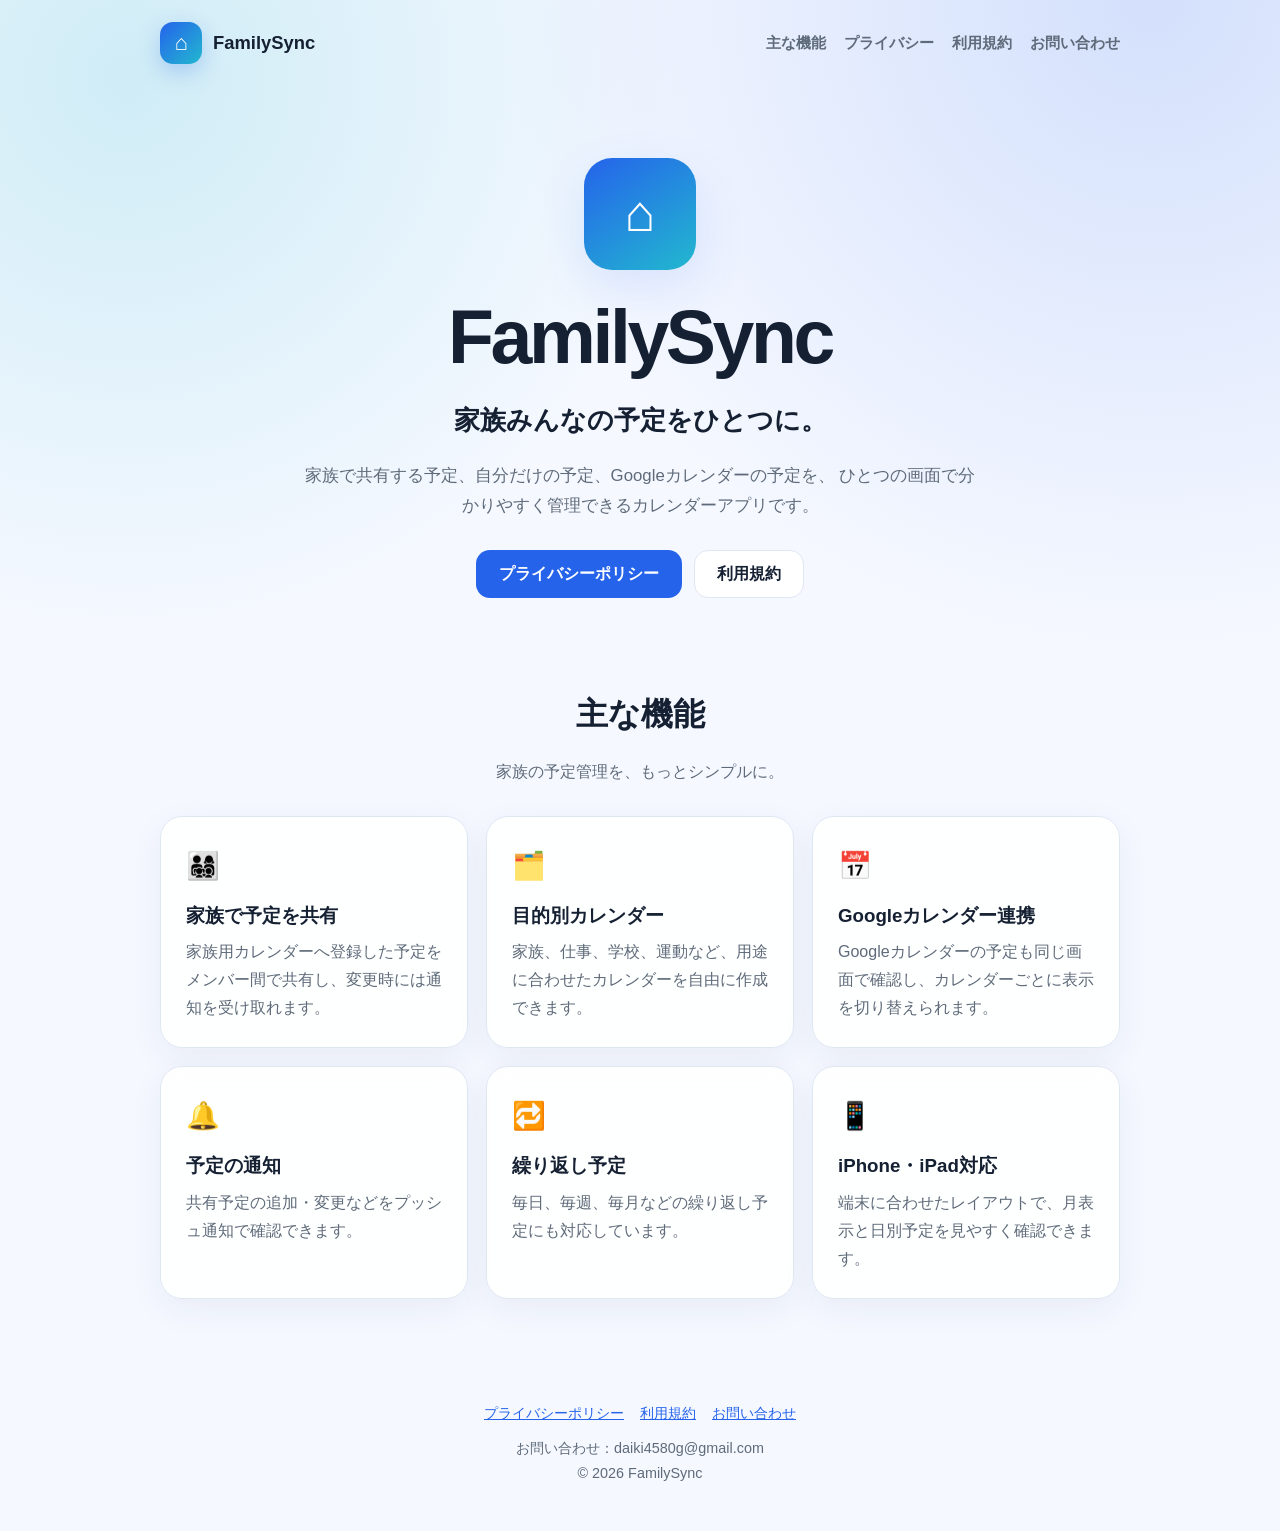
<file: index.html>
<!doctype html>
<html lang="ja">
<head>
  <meta charset="utf-8">
  <meta name="viewport" content="width=device-width, initial-scale=1">
  <meta name="description" content="FamilySyncは、家族・個人・Googleカレンダーの予定をひとつの画面で管理できるカレンダーアプリです。">
  <title>FamilySync｜家族みんなの予定をひとつに</title>
  <link rel="stylesheet" href="style.css">
</head>
<body>
  <header class="site-header">
    <div class="container nav">
      <a class="brand" href="index.html" aria-label="FamilySync ホーム">
        <span class="brand-mark" aria-hidden="true">⌂</span>
        <span>FamilySync</span>
      </a>
      <nav class="nav-links" aria-label="メインナビゲーション">
        <a href="#features">主な機能</a>
        <a href="privacy.html">プライバシー</a>
        <a href="terms.html">利用規約</a>
        <a href="mailto:daiki4580g@gmail.com">お問い合わせ</a>
      </nav>
    </div>
  </header>

  <main>
    <section class="hero">
      <div class="container">
        <div class="app-symbol" aria-hidden="true">⌂</div>
        <h1>FamilySync</h1>
        <p class="tagline">家族みんなの予定をひとつに。</p>
        <p class="lead">
          家族で共有する予定、自分だけの予定、Googleカレンダーの予定を、
          ひとつの画面で分かりやすく管理できるカレンダーアプリです。
        </p>
        <div class="actions">
          <a class="button primary" href="privacy.html">プライバシーポリシー</a>
          <a class="button" href="terms.html">利用規約</a>
        </div>
      </div>
    </section>

    <section id="features" class="section">
      <div class="container">
        <div class="section-title">
          <h2>主な機能</h2>
          <p>家族の予定管理を、もっとシンプルに。</p>
        </div>
        <div class="grid">
          <article class="card">
            <div class="card-icon" aria-hidden="true">👨‍👩‍👧‍👦</div>
            <h3>家族で予定を共有</h3>
            <p>家族用カレンダーへ登録した予定をメンバー間で共有し、変更時には通知を受け取れます。</p>
          </article>
          <article class="card">
            <div class="card-icon" aria-hidden="true">🗂️</div>
            <h3>目的別カレンダー</h3>
            <p>家族、仕事、学校、運動など、用途に合わせたカレンダーを自由に作成できます。</p>
          </article>
          <article class="card">
            <div class="card-icon" aria-hidden="true">📅</div>
            <h3>Googleカレンダー連携</h3>
            <p>Googleカレンダーの予定も同じ画面で確認し、カレンダーごとに表示を切り替えられます。</p>
          </article>
          <article class="card">
            <div class="card-icon" aria-hidden="true">🔔</div>
            <h3>予定の通知</h3>
            <p>共有予定の追加・変更などをプッシュ通知で確認できます。</p>
          </article>
          <article class="card">
            <div class="card-icon" aria-hidden="true">🔁</div>
            <h3>繰り返し予定</h3>
            <p>毎日、毎週、毎月などの繰り返し予定にも対応しています。</p>
          </article>
          <article class="card">
            <div class="card-icon" aria-hidden="true">📱</div>
            <h3>iPhone・iPad対応</h3>
            <p>端末に合わせたレイアウトで、月表示と日別予定を見やすく確認できます。</p>
          </article>
        </div>
      </div>
    </section>
  </main>

  <footer class="site-footer">
    <div class="container">
      <div class="footer-links">
        <a href="privacy.html">プライバシーポリシー</a>
        <a href="terms.html">利用規約</a>
        <a href="mailto:daiki4580g@gmail.com">お問い合わせ</a>
      </div>
      <div>お問い合わせ：daiki4580g@gmail.com</div>
      <div>© 2026 FamilySync</div>
    </div>
  </footer>
</body>
</html>
<!-- redeploy -->
</file>
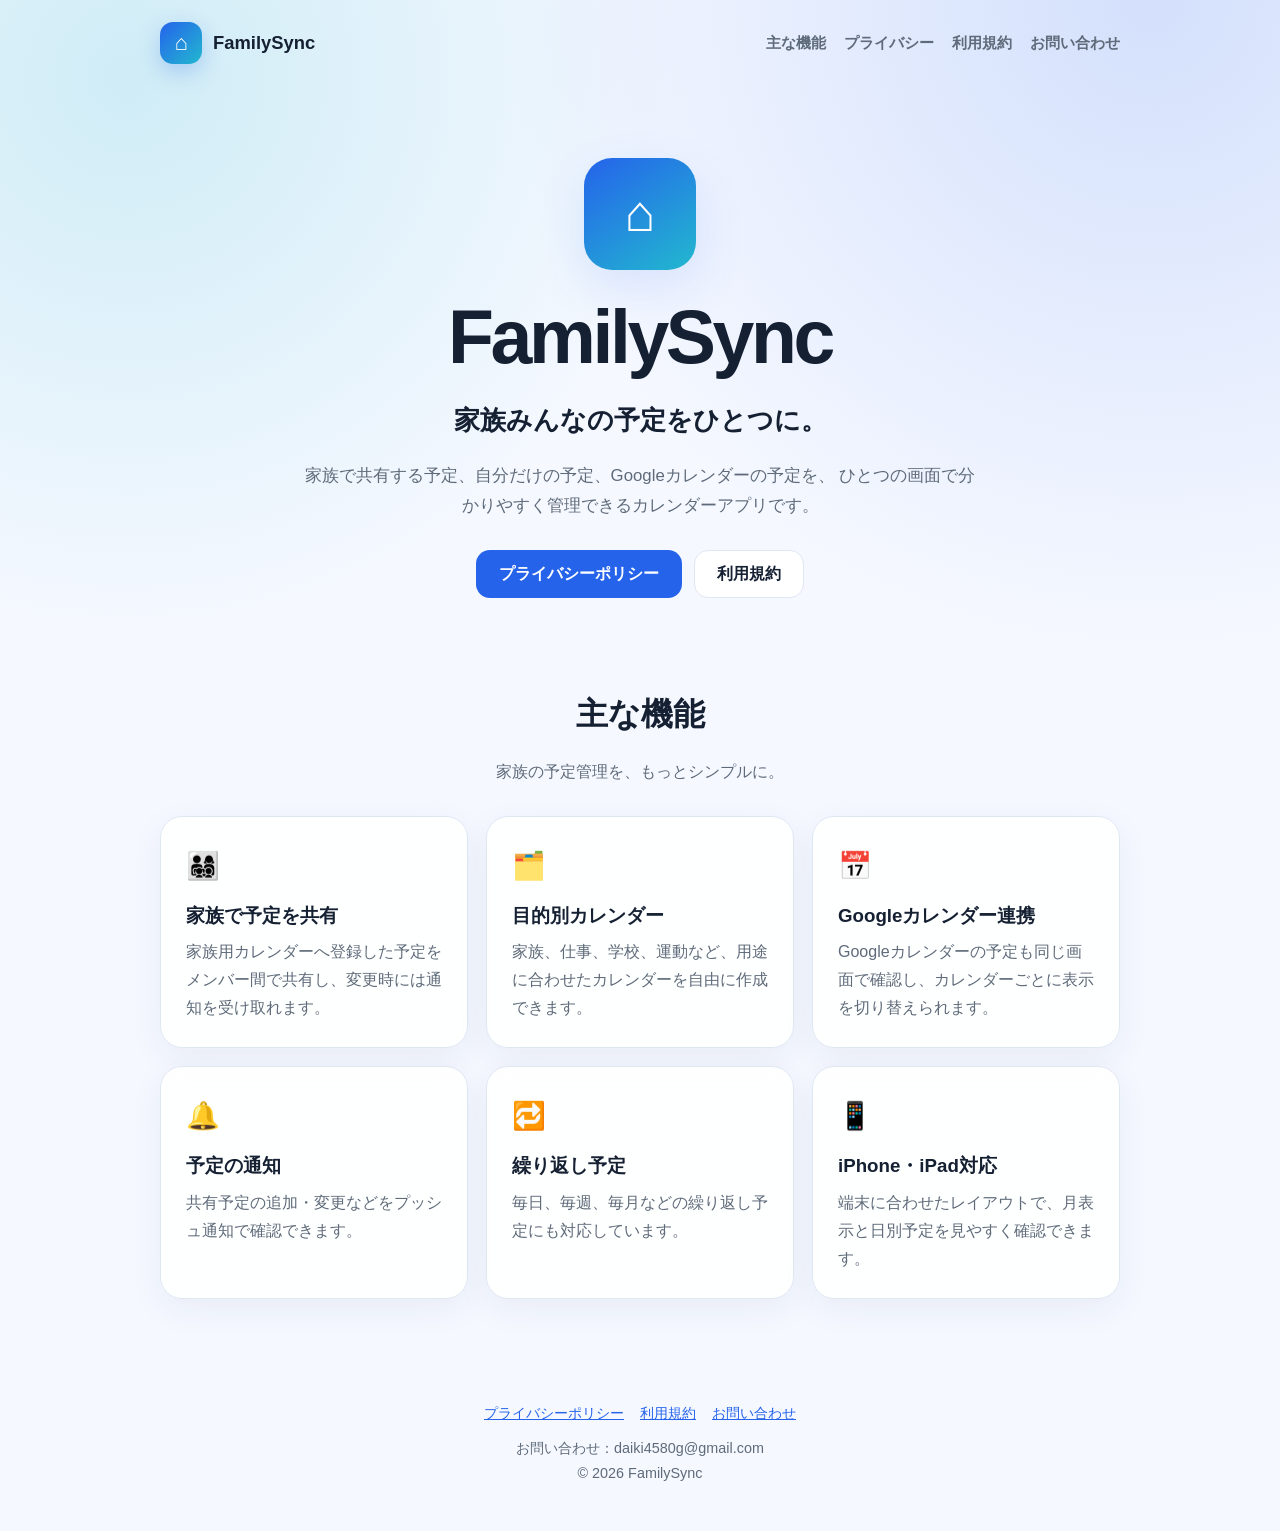
<file: FamilySync_Website (1)/index.html>
<!doctype html>
<html lang="ja">
<head>
  <meta charset="utf-8">
  <meta name="viewport" content="width=device-width, initial-scale=1">
  <meta name="description" content="FamilySyncは、家族・個人・Googleカレンダーの予定をひとつの画面で管理できるカレンダーアプリです。">
  <title>FamilySync｜家族みんなの予定をひとつに</title>
  <link rel="stylesheet" href="style.css">
</head>
<body>
  <header class="site-header">
    <div class="container nav">
      <a class="brand" href="index.html" aria-label="FamilySync ホーム">
        <span class="brand-mark" aria-hidden="true">⌂</span>
        <span>FamilySync</span>
      </a>
      <nav class="nav-links" aria-label="メインナビゲーション">
        <a href="#features">主な機能</a>
        <a href="privacy.html">プライバシー</a>
        <a href="terms.html">利用規約</a>
        <a href="mailto:daiki4580g@gmail.com">お問い合わせ</a>
      </nav>
    </div>
  </header>

  <main>
    <section class="hero">
      <div class="container">
        <div class="app-symbol" aria-hidden="true">⌂</div>
        <h1>FamilySync</h1>
        <p class="tagline">家族みんなの予定をひとつに。</p>
        <p class="lead">
          家族で共有する予定、自分だけの予定、Googleカレンダーの予定を、
          ひとつの画面で分かりやすく管理できるカレンダーアプリです。
        </p>
        <div class="actions">
          <a class="button primary" href="privacy.html">プライバシーポリシー</a>
          <a class="button" href="terms.html">利用規約</a>
        </div>
      </div>
    </section>

    <section id="features" class="section">
      <div class="container">
        <div class="section-title">
          <h2>主な機能</h2>
          <p>家族の予定管理を、もっとシンプルに。</p>
        </div>
        <div class="grid">
          <article class="card">
            <div class="card-icon" aria-hidden="true">👨‍👩‍👧‍👦</div>
            <h3>家族で予定を共有</h3>
            <p>家族用カレンダーへ登録した予定をメンバー間で共有し、変更時には通知を受け取れます。</p>
          </article>
          <article class="card">
            <div class="card-icon" aria-hidden="true">🗂️</div>
            <h3>目的別カレンダー</h3>
            <p>家族、仕事、学校、運動など、用途に合わせたカレンダーを自由に作成できます。</p>
          </article>
          <article class="card">
            <div class="card-icon" aria-hidden="true">📅</div>
            <h3>Googleカレンダー連携</h3>
            <p>Googleカレンダーの予定も同じ画面で確認し、カレンダーごとに表示を切り替えられます。</p>
          </article>
          <article class="card">
            <div class="card-icon" aria-hidden="true">🔔</div>
            <h3>予定の通知</h3>
            <p>共有予定の追加・変更などをプッシュ通知で確認できます。</p>
          </article>
          <article class="card">
            <div class="card-icon" aria-hidden="true">🔁</div>
            <h3>繰り返し予定</h3>
            <p>毎日、毎週、毎月などの繰り返し予定にも対応しています。</p>
          </article>
          <article class="card">
            <div class="card-icon" aria-hidden="true">📱</div>
            <h3>iPhone・iPad対応</h3>
            <p>端末に合わせたレイアウトで、月表示と日別予定を見やすく確認できます。</p>
          </article>
        </div>
      </div>
    </section>
  </main>

  <footer class="site-footer">
    <div class="container">
      <div class="footer-links">
        <a href="privacy.html">プライバシーポリシー</a>
        <a href="terms.html">利用規約</a>
        <a href="mailto:daiki4580g@gmail.com">お問い合わせ</a>
      </div>
      <div>お問い合わせ：daiki4580g@gmail.com</div>
      <div>© 2026 FamilySync</div>
    </div>
  </footer>
</body>
</html>
</file>
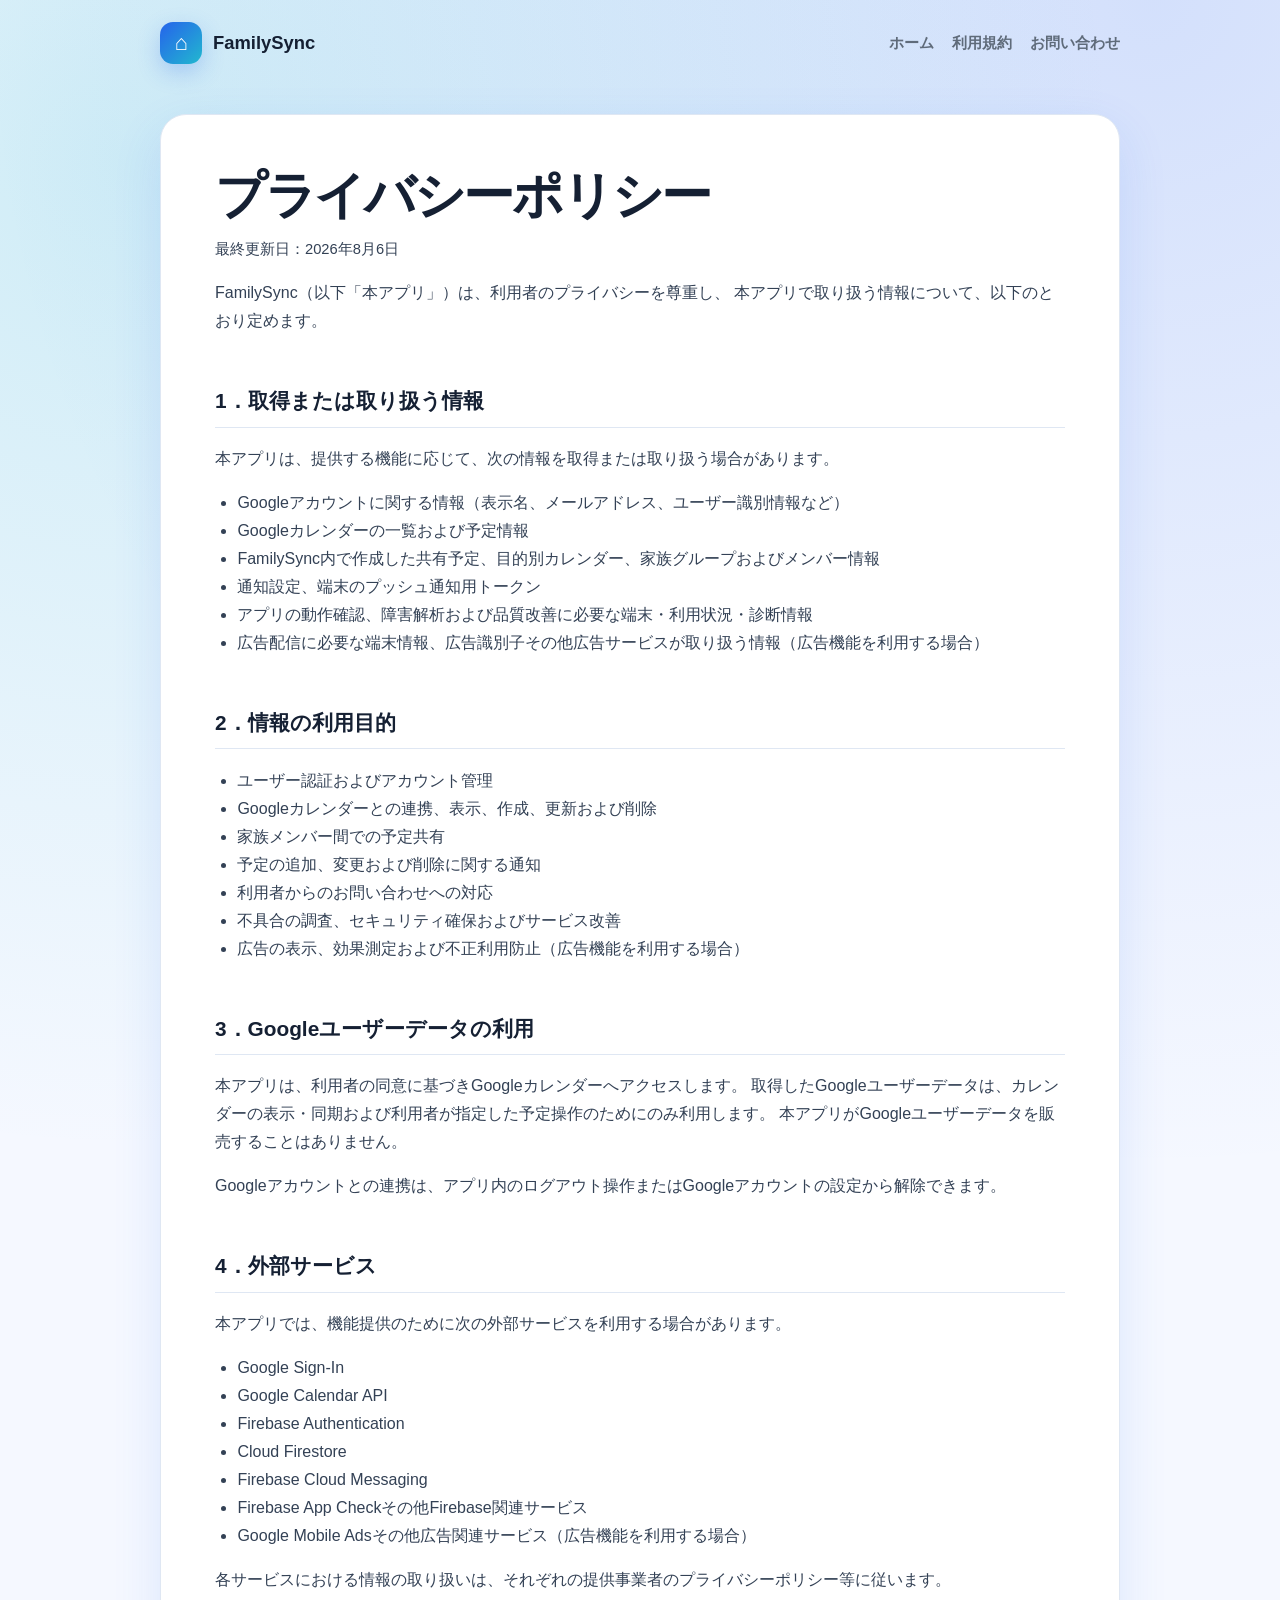
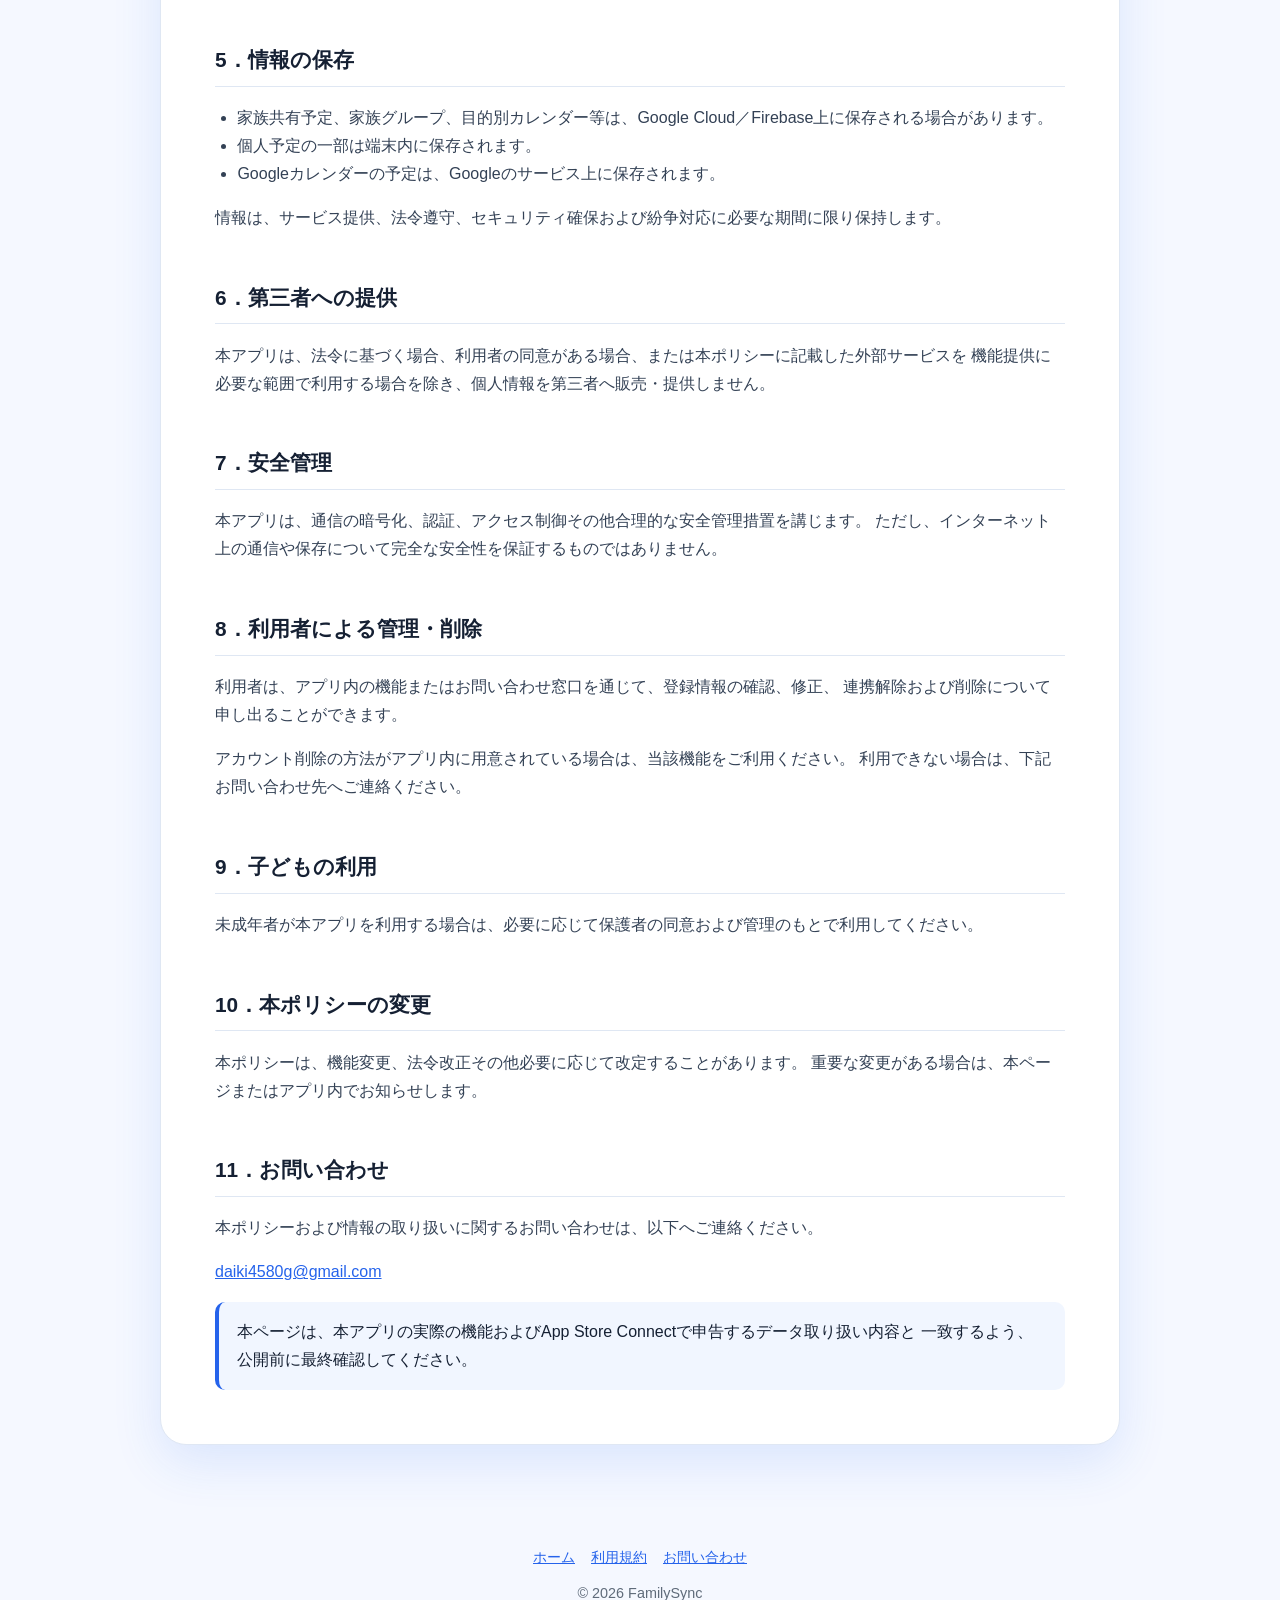
<file: privacy.html>
<!doctype html>
<html lang="ja">
<head>
  <meta charset="utf-8">
  <meta name="viewport" content="width=device-width, initial-scale=1">
  <meta name="description" content="FamilySyncのプライバシーポリシーです。">
  <title>プライバシーポリシー｜FamilySync</title>
  <link rel="stylesheet" href="style.css">
</head>
<body>
  <header class="site-header">
    <div class="container nav">
      <a class="brand" href="index.html">
        <span class="brand-mark" aria-hidden="true">⌂</span>
        <span>FamilySync</span>
      </a>
      <nav class="nav-links">
        <a href="index.html">ホーム</a>
        <a href="terms.html">利用規約</a>
        <a href="mailto:daiki4580g@gmail.com">お問い合わせ</a>
      </nav>
    </div>
  </header>

  <main class="container">
    <article class="document">
      <h1>プライバシーポリシー</h1>
      <p class="updated">最終更新日：2026年8月6日</p>

      <p>
        FamilySync（以下「本アプリ」）は、利用者のプライバシーを尊重し、
        本アプリで取り扱う情報について、以下のとおり定めます。
      </p>

      <h2>1．取得または取り扱う情報</h2>
      <p>本アプリは、提供する機能に応じて、次の情報を取得または取り扱う場合があります。</p>
      <ul>
        <li>Googleアカウントに関する情報（表示名、メールアドレス、ユーザー識別情報など）</li>
        <li>Googleカレンダーの一覧および予定情報</li>
        <li>FamilySync内で作成した共有予定、目的別カレンダー、家族グループおよびメンバー情報</li>
        <li>通知設定、端末のプッシュ通知用トークン</li>
        <li>アプリの動作確認、障害解析および品質改善に必要な端末・利用状況・診断情報</li>
        <li>広告配信に必要な端末情報、広告識別子その他広告サービスが取り扱う情報（広告機能を利用する場合）</li>
      </ul>

      <h2>2．情報の利用目的</h2>
      <ul>
        <li>ユーザー認証およびアカウント管理</li>
        <li>Googleカレンダーとの連携、表示、作成、更新および削除</li>
        <li>家族メンバー間での予定共有</li>
        <li>予定の追加、変更および削除に関する通知</li>
        <li>利用者からのお問い合わせへの対応</li>
        <li>不具合の調査、セキュリティ確保およびサービス改善</li>
        <li>広告の表示、効果測定および不正利用防止（広告機能を利用する場合）</li>
      </ul>

      <h2>3．Googleユーザーデータの利用</h2>
      <p>
        本アプリは、利用者の同意に基づきGoogleカレンダーへアクセスします。
        取得したGoogleユーザーデータは、カレンダーの表示・同期および利用者が指定した予定操作のためにのみ利用します。
        本アプリがGoogleユーザーデータを販売することはありません。
      </p>
      <p>
        Googleアカウントとの連携は、アプリ内のログアウト操作またはGoogleアカウントの設定から解除できます。
      </p>

      <h2>4．外部サービス</h2>
      <p>本アプリでは、機能提供のために次の外部サービスを利用する場合があります。</p>
      <ul>
        <li>Google Sign-In</li>
        <li>Google Calendar API</li>
        <li>Firebase Authentication</li>
        <li>Cloud Firestore</li>
        <li>Firebase Cloud Messaging</li>
        <li>Firebase App Checkその他Firebase関連サービス</li>
        <li>Google Mobile Adsその他広告関連サービス（広告機能を利用する場合）</li>
      </ul>
      <p>
        各サービスにおける情報の取り扱いは、それぞれの提供事業者のプライバシーポリシー等に従います。
      </p>

      <h2>5．情報の保存</h2>
      <ul>
        <li>家族共有予定、家族グループ、目的別カレンダー等は、Google Cloud／Firebase上に保存される場合があります。</li>
        <li>個人予定の一部は端末内に保存されます。</li>
        <li>Googleカレンダーの予定は、Googleのサービス上に保存されます。</li>
      </ul>
      <p>
        情報は、サービス提供、法令遵守、セキュリティ確保および紛争対応に必要な期間に限り保持します。
      </p>

      <h2>6．第三者への提供</h2>
      <p>
        本アプリは、法令に基づく場合、利用者の同意がある場合、または本ポリシーに記載した外部サービスを
        機能提供に必要な範囲で利用する場合を除き、個人情報を第三者へ販売・提供しません。
      </p>

      <h2>7．安全管理</h2>
      <p>
        本アプリは、通信の暗号化、認証、アクセス制御その他合理的な安全管理措置を講じます。
        ただし、インターネット上の通信や保存について完全な安全性を保証するものではありません。
      </p>

      <h2>8．利用者による管理・削除</h2>
      <p>
        利用者は、アプリ内の機能またはお問い合わせ窓口を通じて、登録情報の確認、修正、
        連携解除および削除について申し出ることができます。
      </p>
      <p>
        アカウント削除の方法がアプリ内に用意されている場合は、当該機能をご利用ください。
        利用できない場合は、下記お問い合わせ先へご連絡ください。
      </p>

      <h2>9．子どもの利用</h2>
      <p>
        未成年者が本アプリを利用する場合は、必要に応じて保護者の同意および管理のもとで利用してください。
      </p>

      <h2>10．本ポリシーの変更</h2>
      <p>
        本ポリシーは、機能変更、法令改正その他必要に応じて改定することがあります。
        重要な変更がある場合は、本ページまたはアプリ内でお知らせします。
      </p>

      <h2>11．お問い合わせ</h2>
      <p>
        本ポリシーおよび情報の取り扱いに関するお問い合わせは、以下へご連絡ください。
      </p>
      <p><a href="mailto:daiki4580g@gmail.com">daiki4580g@gmail.com</a></p>

      <div class="note">
        本ページは、本アプリの実際の機能およびApp Store Connectで申告するデータ取り扱い内容と
        一致するよう、公開前に最終確認してください。
      </div>
    </article>
  </main>

  <footer class="site-footer">
    <div class="container">
      <div class="footer-links">
        <a href="index.html">ホーム</a>
        <a href="terms.html">利用規約</a>
        <a href="mailto:daiki4580g@gmail.com">お問い合わせ</a>
      </div>
      <div>© 2026 FamilySync</div>
    </div>
  </footer>
</body>
</html>
</file>
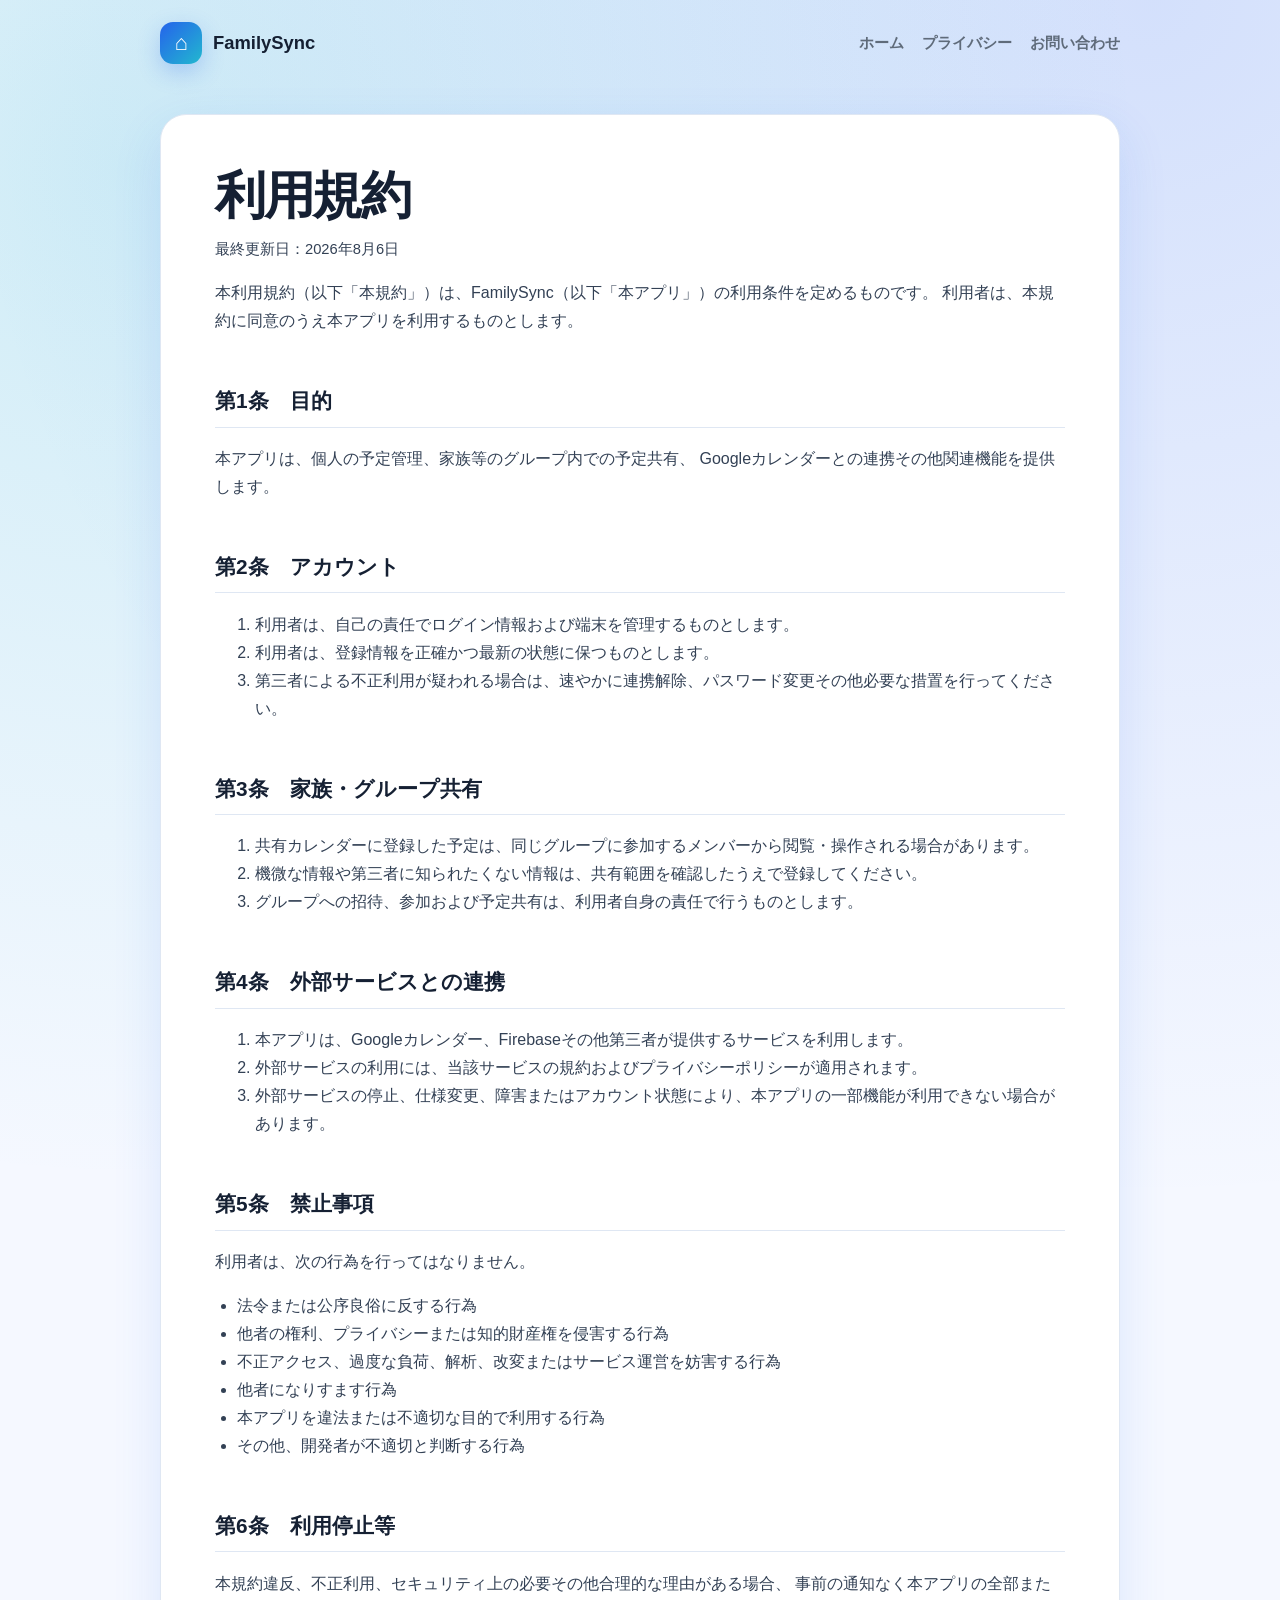
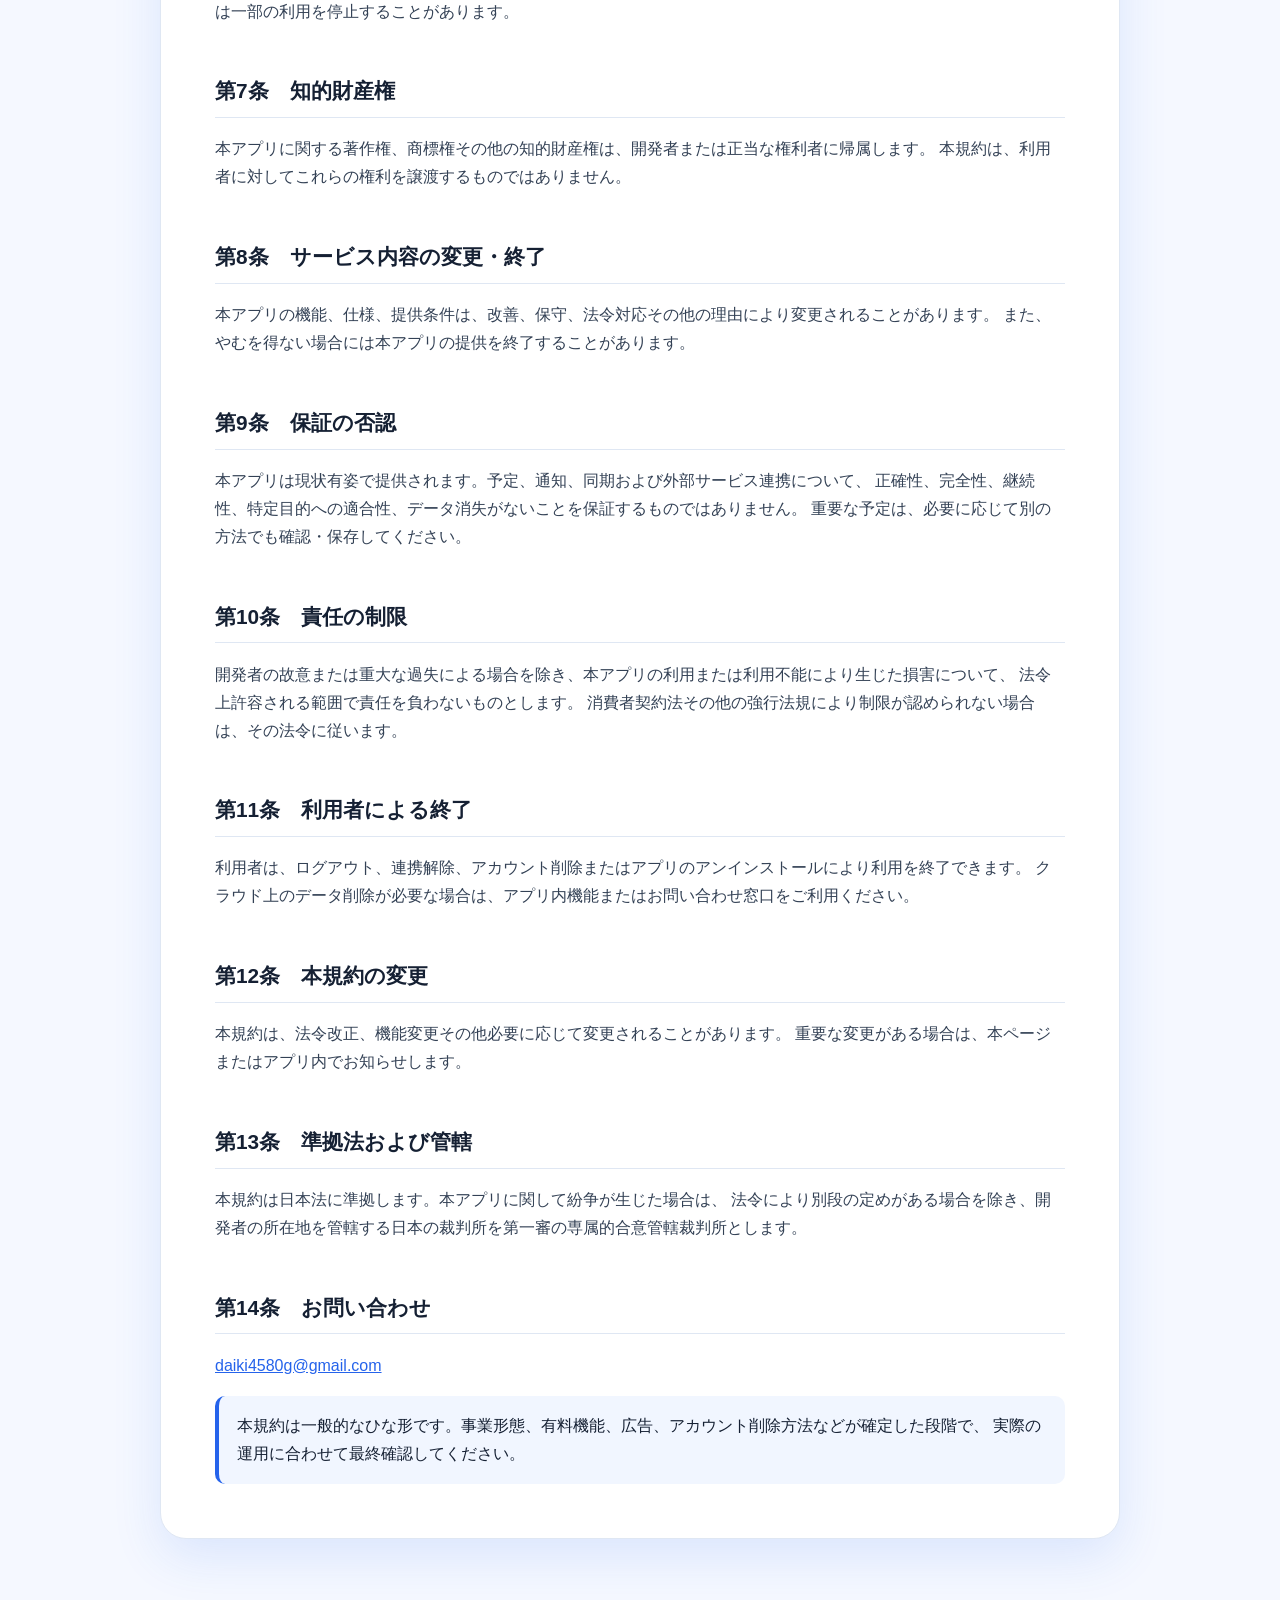
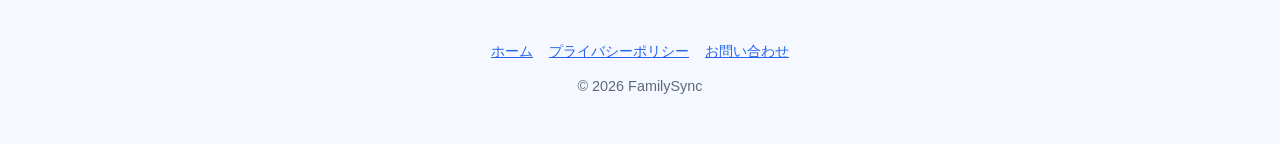
<file: terms.html>
<!doctype html>
<html lang="ja">
<head>
  <meta charset="utf-8">
  <meta name="viewport" content="width=device-width, initial-scale=1">
  <meta name="description" content="FamilySyncの利用規約です。">
  <title>利用規約｜FamilySync</title>
  <link rel="stylesheet" href="style.css">
</head>
<body>
  <header class="site-header">
    <div class="container nav">
      <a class="brand" href="index.html">
        <span class="brand-mark" aria-hidden="true">⌂</span>
        <span>FamilySync</span>
      </a>
      <nav class="nav-links">
        <a href="index.html">ホーム</a>
        <a href="privacy.html">プライバシー</a>
        <a href="mailto:daiki4580g@gmail.com">お問い合わせ</a>
      </nav>
    </div>
  </header>

  <main class="container">
    <article class="document">
      <h1>利用規約</h1>
      <p class="updated">最終更新日：2026年8月6日</p>

      <p>
        本利用規約（以下「本規約」）は、FamilySync（以下「本アプリ」）の利用条件を定めるものです。
        利用者は、本規約に同意のうえ本アプリを利用するものとします。
      </p>

      <h2>第1条　目的</h2>
      <p>
        本アプリは、個人の予定管理、家族等のグループ内での予定共有、
        Googleカレンダーとの連携その他関連機能を提供します。
      </p>

      <h2>第2条　アカウント</h2>
      <ol>
        <li>利用者は、自己の責任でログイン情報および端末を管理するものとします。</li>
        <li>利用者は、登録情報を正確かつ最新の状態に保つものとします。</li>
        <li>第三者による不正利用が疑われる場合は、速やかに連携解除、パスワード変更その他必要な措置を行ってください。</li>
      </ol>

      <h2>第3条　家族・グループ共有</h2>
      <ol>
        <li>共有カレンダーに登録した予定は、同じグループに参加するメンバーから閲覧・操作される場合があります。</li>
        <li>機微な情報や第三者に知られたくない情報は、共有範囲を確認したうえで登録してください。</li>
        <li>グループへの招待、参加および予定共有は、利用者自身の責任で行うものとします。</li>
      </ol>

      <h2>第4条　外部サービスとの連携</h2>
      <ol>
        <li>本アプリは、Googleカレンダー、Firebaseその他第三者が提供するサービスを利用します。</li>
        <li>外部サービスの利用には、当該サービスの規約およびプライバシーポリシーが適用されます。</li>
        <li>外部サービスの停止、仕様変更、障害またはアカウント状態により、本アプリの一部機能が利用できない場合があります。</li>
      </ol>

      <h2>第5条　禁止事項</h2>
      <p>利用者は、次の行為を行ってはなりません。</p>
      <ul>
        <li>法令または公序良俗に反する行為</li>
        <li>他者の権利、プライバシーまたは知的財産権を侵害する行為</li>
        <li>不正アクセス、過度な負荷、解析、改変またはサービス運営を妨害する行為</li>
        <li>他者になりすます行為</li>
        <li>本アプリを違法または不適切な目的で利用する行為</li>
        <li>その他、開発者が不適切と判断する行為</li>
      </ul>

      <h2>第6条　利用停止等</h2>
      <p>
        本規約違反、不正利用、セキュリティ上の必要その他合理的な理由がある場合、
        事前の通知なく本アプリの全部または一部の利用を停止することがあります。
      </p>

      <h2>第7条　知的財産権</h2>
      <p>
        本アプリに関する著作権、商標権その他の知的財産権は、開発者または正当な権利者に帰属します。
        本規約は、利用者に対してこれらの権利を譲渡するものではありません。
      </p>

      <h2>第8条　サービス内容の変更・終了</h2>
      <p>
        本アプリの機能、仕様、提供条件は、改善、保守、法令対応その他の理由により変更されることがあります。
        また、やむを得ない場合には本アプリの提供を終了することがあります。
      </p>

      <h2>第9条　保証の否認</h2>
      <p>
        本アプリは現状有姿で提供されます。予定、通知、同期および外部サービス連携について、
        正確性、完全性、継続性、特定目的への適合性、データ消失がないことを保証するものではありません。
        重要な予定は、必要に応じて別の方法でも確認・保存してください。
      </p>

      <h2>第10条　責任の制限</h2>
      <p>
        開発者の故意または重大な過失による場合を除き、本アプリの利用または利用不能により生じた損害について、
        法令上許容される範囲で責任を負わないものとします。
        消費者契約法その他の強行法規により制限が認められない場合は、その法令に従います。
      </p>

      <h2>第11条　利用者による終了</h2>
      <p>
        利用者は、ログアウト、連携解除、アカウント削除またはアプリのアンインストールにより利用を終了できます。
        クラウド上のデータ削除が必要な場合は、アプリ内機能またはお問い合わせ窓口をご利用ください。
      </p>

      <h2>第12条　本規約の変更</h2>
      <p>
        本規約は、法令改正、機能変更その他必要に応じて変更されることがあります。
        重要な変更がある場合は、本ページまたはアプリ内でお知らせします。
      </p>

      <h2>第13条　準拠法および管轄</h2>
      <p>
        本規約は日本法に準拠します。本アプリに関して紛争が生じた場合は、
        法令により別段の定めがある場合を除き、開発者の所在地を管轄する日本の裁判所を第一審の専属的合意管轄裁判所とします。
      </p>

      <h2>第14条　お問い合わせ</h2>
      <p><a href="mailto:daiki4580g@gmail.com">daiki4580g@gmail.com</a></p>

      <div class="note">
        本規約は一般的なひな形です。事業形態、有料機能、広告、アカウント削除方法などが確定した段階で、
        実際の運用に合わせて最終確認してください。
      </div>
    </article>
  </main>

  <footer class="site-footer">
    <div class="container">
      <div class="footer-links">
        <a href="index.html">ホーム</a>
        <a href="privacy.html">プライバシーポリシー</a>
        <a href="mailto:daiki4580g@gmail.com">お問い合わせ</a>
      </div>
      <div>© 2026 FamilySync</div>
    </div>
  </footer>
</body>
</html>
</file>
<file: style.css>
:root {
  color-scheme: light;
  --primary: #2563eb;
  --primary-dark: #1e40af;
  --accent: #22b8cf;
  --text: #152033;
  --muted: #5f6b7a;
  --surface: #ffffff;
  --background: #f5f8ff;
  --border: #dfe7f3;
  --shadow: 0 18px 50px rgba(37, 99, 235, 0.12);
}

* { box-sizing: border-box; }
html { scroll-behavior: smooth; }

body {
  margin: 0;
  font-family: -apple-system, BlinkMacSystemFont, "Segoe UI", "Hiragino Sans",
    "Yu Gothic", "Noto Sans JP", sans-serif;
  color: var(--text);
  background:
    radial-gradient(circle at 10% 5%, rgba(34,184,207,.18), transparent 30%),
    radial-gradient(circle at 90% 0%, rgba(37,99,235,.16), transparent 34%),
    var(--background);
  line-height: 1.75;
}

a { color: var(--primary); }
a:hover { color: var(--primary-dark); }

.container {
  width: min(960px, calc(100% - 40px));
  margin: 0 auto;
}

.site-header { padding: 22px 0; }

.nav {
  display: flex;
  align-items: center;
  justify-content: space-between;
  gap: 20px;
}

.brand {
  display: inline-flex;
  align-items: center;
  gap: 11px;
  color: var(--text);
  text-decoration: none;
  font-weight: 800;
  font-size: 1.15rem;
}

.brand-mark {
  display: grid;
  place-items: center;
  width: 42px;
  height: 42px;
  border-radius: 13px;
  color: white;
  background: linear-gradient(135deg, var(--primary), var(--accent));
  box-shadow: 0 8px 22px rgba(37,99,235,.25);
  font-size: 1.35rem;
}

.nav-links {
  display: flex;
  flex-wrap: wrap;
  gap: 18px;
  font-size: .94rem;
}

.nav-links a {
  color: var(--muted);
  text-decoration: none;
  font-weight: 650;
}

.hero {
  padding: 72px 0 56px;
  text-align: center;
}

.app-symbol {
  display: grid;
  place-items: center;
  width: 112px;
  height: 112px;
  margin: 0 auto 28px;
  border-radius: 28px;
  color: white;
  font-size: 3.2rem;
  background: linear-gradient(145deg, var(--primary), var(--accent));
  box-shadow: var(--shadow);
}

h1 {
  margin: 0;
  font-size: clamp(2.6rem, 8vw, 4.7rem);
  line-height: 1.05;
  letter-spacing: -.045em;
}

.tagline {
  margin: 20px auto 0;
  font-size: clamp(1.2rem, 4vw, 1.65rem);
  font-weight: 750;
}

.lead {
  max-width: 680px;
  margin: 18px auto 0;
  color: var(--muted);
  font-size: 1.05rem;
}

.actions {
  display: flex;
  justify-content: center;
  flex-wrap: wrap;
  gap: 12px;
  margin-top: 30px;
}

.button {
  display: inline-flex;
  align-items: center;
  justify-content: center;
  min-height: 48px;
  padding: 0 22px;
  border-radius: 14px;
  text-decoration: none;
  font-weight: 750;
  border: 1px solid var(--border);
  background: var(--surface);
  color: var(--text);
}

.button.primary {
  color: #fff;
  border-color: transparent;
  background: var(--primary);
}

.section { padding: 32px 0 72px; }
.section-title { text-align: center; margin-bottom: 30px; }
.section-title h2 { margin: 0; font-size: 2rem; }
.section-title p { color: var(--muted); }

.grid {
  display: grid;
  grid-template-columns: repeat(3, 1fr);
  gap: 18px;
}

.card {
  padding: 25px;
  border: 1px solid var(--border);
  border-radius: 22px;
  background: rgba(255,255,255,.88);
  box-shadow: 0 10px 35px rgba(27,55,94,.06);
  backdrop-filter: blur(14px);
}

.card-icon { font-size: 1.7rem; }
.card h3 { margin: 10px 0 6px; }
.card p { margin: 0; color: var(--muted); }

.document {
  margin: 28px auto 70px;
  padding: clamp(24px, 6vw, 54px);
  border: 1px solid var(--border);
  border-radius: 26px;
  background: var(--surface);
  box-shadow: var(--shadow);
}

.document h1 {
  font-size: clamp(2rem, 7vw, 3.2rem);
  margin-bottom: 8px;
}

.document h2 {
  margin-top: 2.3em;
  padding-bottom: .35em;
  border-bottom: 1px solid var(--border);
  font-size: 1.3rem;
}

.document h3 { margin-top: 1.7em; }
.document p, .document li { color: #334155; }
.document ul { padding-left: 1.4em; }
.updated { color: var(--muted); font-size: .92rem; }

.note {
  padding: 16px 18px;
  border-left: 4px solid var(--primary);
  border-radius: 10px;
  background: #f1f6ff;
}

.site-footer {
  padding: 30px 0 45px;
  color: var(--muted);
  font-size: .9rem;
  text-align: center;
}

.footer-links {
  display: flex;
  justify-content: center;
  flex-wrap: wrap;
  gap: 16px;
  margin-bottom: 10px;
}

@media (max-width: 760px) {
  .nav { align-items: flex-start; }
  .nav-links { justify-content: flex-end; gap: 10px 14px; }
  .hero { padding-top: 44px; }
  .grid { grid-template-columns: 1fr; }
}

@media (max-width: 480px) {
  .container { width: min(100% - 24px, 960px); }
  .brand span:last-child { display: none; }
  .nav-links { font-size: .86rem; }
  .document { border-radius: 18px; }
}
</file>
<file: FamilySync_Website (1)/style.css>
:root {
  color-scheme: light;
  --primary: #2563eb;
  --primary-dark: #1e40af;
  --accent: #22b8cf;
  --text: #152033;
  --muted: #5f6b7a;
  --surface: #ffffff;
  --background: #f5f8ff;
  --border: #dfe7f3;
  --shadow: 0 18px 50px rgba(37, 99, 235, 0.12);
}

* { box-sizing: border-box; }
html { scroll-behavior: smooth; }

body {
  margin: 0;
  font-family: -apple-system, BlinkMacSystemFont, "Segoe UI", "Hiragino Sans",
    "Yu Gothic", "Noto Sans JP", sans-serif;
  color: var(--text);
  background:
    radial-gradient(circle at 10% 5%, rgba(34,184,207,.18), transparent 30%),
    radial-gradient(circle at 90% 0%, rgba(37,99,235,.16), transparent 34%),
    var(--background);
  line-height: 1.75;
}

a { color: var(--primary); }
a:hover { color: var(--primary-dark); }

.container {
  width: min(960px, calc(100% - 40px));
  margin: 0 auto;
}

.site-header { padding: 22px 0; }

.nav {
  display: flex;
  align-items: center;
  justify-content: space-between;
  gap: 20px;
}

.brand {
  display: inline-flex;
  align-items: center;
  gap: 11px;
  color: var(--text);
  text-decoration: none;
  font-weight: 800;
  font-size: 1.15rem;
}

.brand-mark {
  display: grid;
  place-items: center;
  width: 42px;
  height: 42px;
  border-radius: 13px;
  color: white;
  background: linear-gradient(135deg, var(--primary), var(--accent));
  box-shadow: 0 8px 22px rgba(37,99,235,.25);
  font-size: 1.35rem;
}

.nav-links {
  display: flex;
  flex-wrap: wrap;
  gap: 18px;
  font-size: .94rem;
}

.nav-links a {
  color: var(--muted);
  text-decoration: none;
  font-weight: 650;
}

.hero {
  padding: 72px 0 56px;
  text-align: center;
}

.app-symbol {
  display: grid;
  place-items: center;
  width: 112px;
  height: 112px;
  margin: 0 auto 28px;
  border-radius: 28px;
  color: white;
  font-size: 3.2rem;
  background: linear-gradient(145deg, var(--primary), var(--accent));
  box-shadow: var(--shadow);
}

h1 {
  margin: 0;
  font-size: clamp(2.6rem, 8vw, 4.7rem);
  line-height: 1.05;
  letter-spacing: -.045em;
}

.tagline {
  margin: 20px auto 0;
  font-size: clamp(1.2rem, 4vw, 1.65rem);
  font-weight: 750;
}

.lead {
  max-width: 680px;
  margin: 18px auto 0;
  color: var(--muted);
  font-size: 1.05rem;
}

.actions {
  display: flex;
  justify-content: center;
  flex-wrap: wrap;
  gap: 12px;
  margin-top: 30px;
}

.button {
  display: inline-flex;
  align-items: center;
  justify-content: center;
  min-height: 48px;
  padding: 0 22px;
  border-radius: 14px;
  text-decoration: none;
  font-weight: 750;
  border: 1px solid var(--border);
  background: var(--surface);
  color: var(--text);
}

.button.primary {
  color: #fff;
  border-color: transparent;
  background: var(--primary);
}

.section { padding: 32px 0 72px; }
.section-title { text-align: center; margin-bottom: 30px; }
.section-title h2 { margin: 0; font-size: 2rem; }
.section-title p { color: var(--muted); }

.grid {
  display: grid;
  grid-template-columns: repeat(3, 1fr);
  gap: 18px;
}

.card {
  padding: 25px;
  border: 1px solid var(--border);
  border-radius: 22px;
  background: rgba(255,255,255,.88);
  box-shadow: 0 10px 35px rgba(27,55,94,.06);
  backdrop-filter: blur(14px);
}

.card-icon { font-size: 1.7rem; }
.card h3 { margin: 10px 0 6px; }
.card p { margin: 0; color: var(--muted); }

.document {
  margin: 28px auto 70px;
  padding: clamp(24px, 6vw, 54px);
  border: 1px solid var(--border);
  border-radius: 26px;
  background: var(--surface);
  box-shadow: var(--shadow);
}

.document h1 {
  font-size: clamp(2rem, 7vw, 3.2rem);
  margin-bottom: 8px;
}

.document h2 {
  margin-top: 2.3em;
  padding-bottom: .35em;
  border-bottom: 1px solid var(--border);
  font-size: 1.3rem;
}

.document h3 { margin-top: 1.7em; }
.document p, .document li { color: #334155; }
.document ul { padding-left: 1.4em; }
.updated { color: var(--muted); font-size: .92rem; }

.note {
  padding: 16px 18px;
  border-left: 4px solid var(--primary);
  border-radius: 10px;
  background: #f1f6ff;
}

.site-footer {
  padding: 30px 0 45px;
  color: var(--muted);
  font-size: .9rem;
  text-align: center;
}

.footer-links {
  display: flex;
  justify-content: center;
  flex-wrap: wrap;
  gap: 16px;
  margin-bottom: 10px;
}

@media (max-width: 760px) {
  .nav { align-items: flex-start; }
  .nav-links { justify-content: flex-end; gap: 10px 14px; }
  .hero { padding-top: 44px; }
  .grid { grid-template-columns: 1fr; }
}

@media (max-width: 480px) {
  .container { width: min(100% - 24px, 960px); }
  .brand span:last-child { display: none; }
  .nav-links { font-size: .86rem; }
  .document { border-radius: 18px; }
}
</file>
